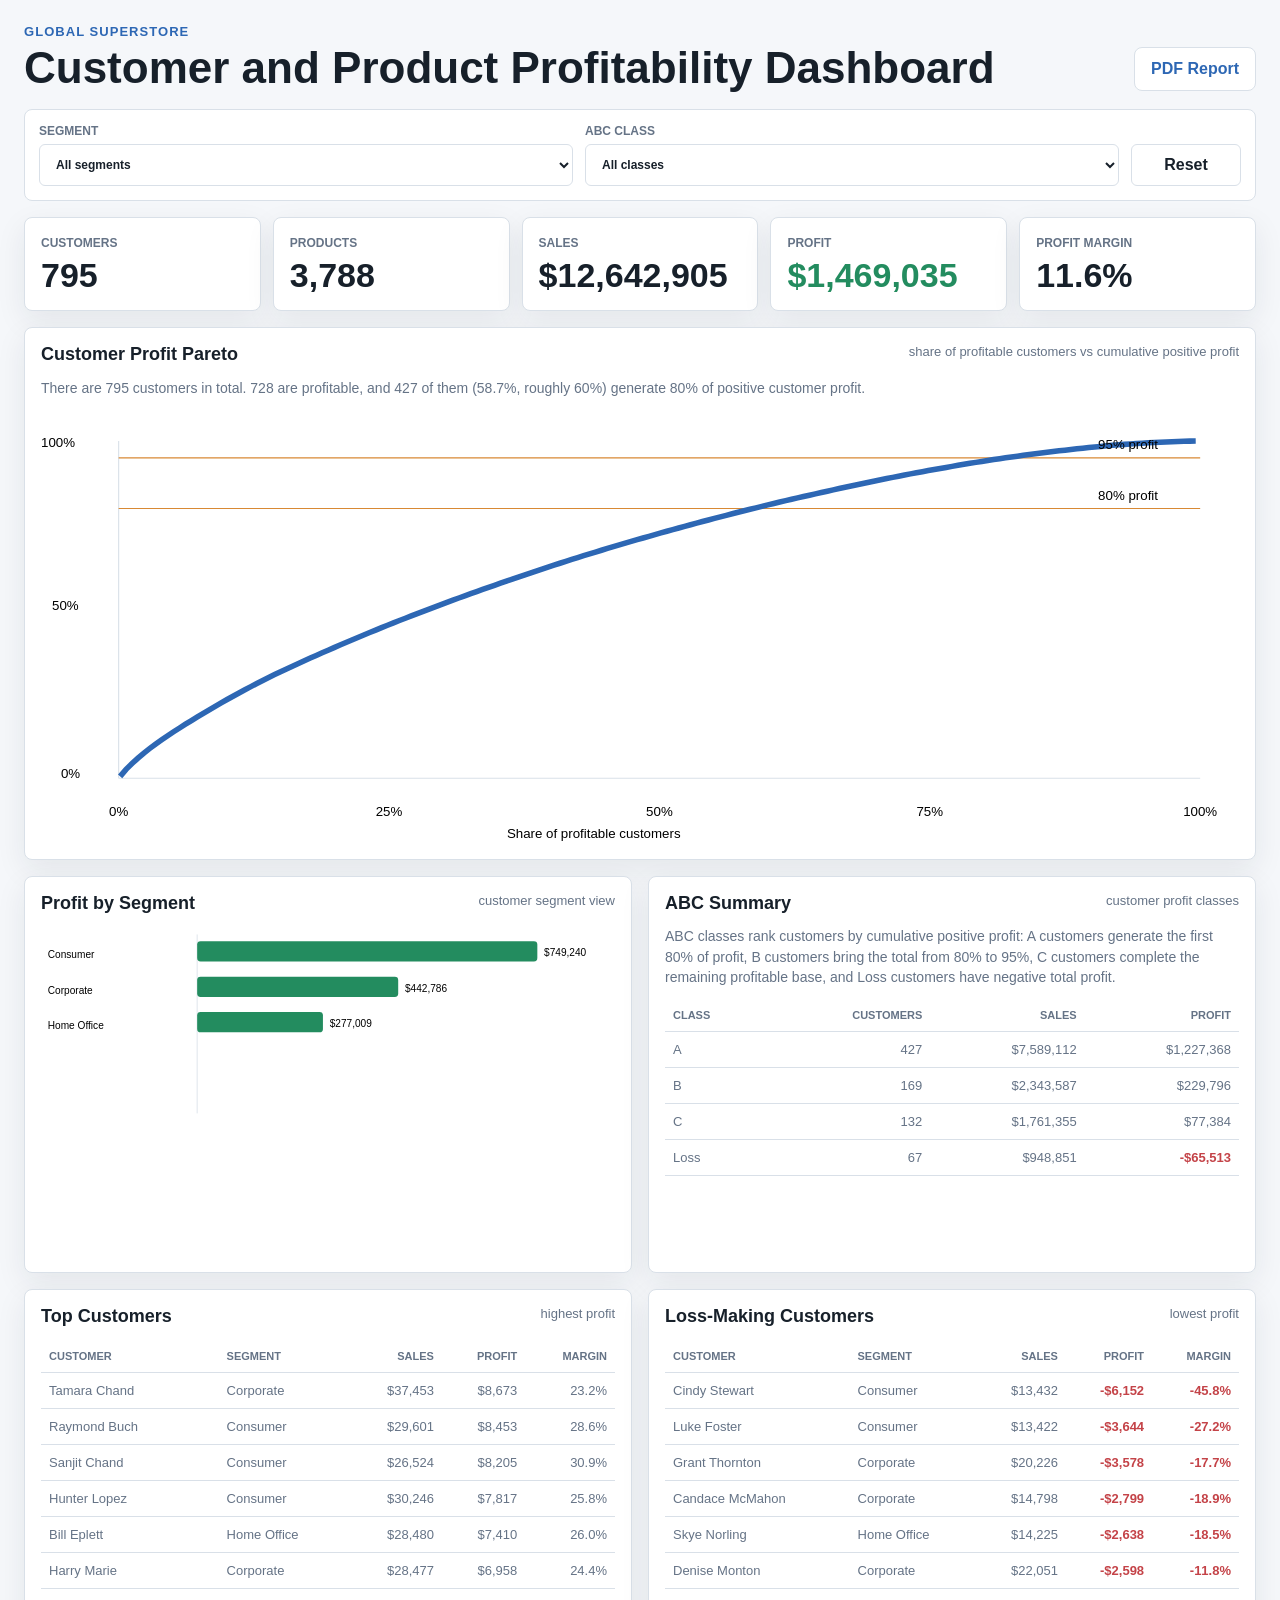
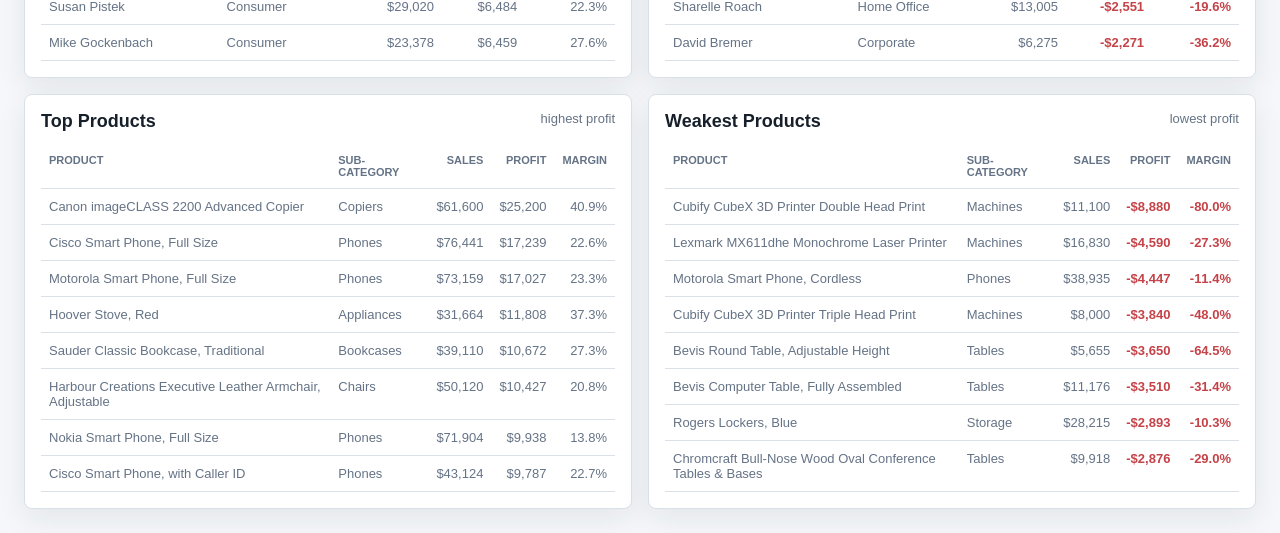
<file: customer_product_analysis/dashboard/index.html>
<!doctype html>
<html lang="en">
  <head>
    <meta charset="utf-8">
    <meta name="viewport" content="width=device-width, initial-scale=1">
    <title>Customer and Product Profitability Dashboard</title>
    <link rel="stylesheet" href="styles.css">
  </head>
  <body>
    <main class="app-shell">
      <header class="topbar">
        <div>
          <p class="eyebrow">Global SuperStore</p>
          <h1>Customer and Product Profitability Dashboard</h1>
        </div>
        <a class="report-link" href="../customer_product_profitability_report.pdf">PDF Report</a>
      </header>

      <section class="filters" aria-label="Dashboard filters">
        <label>
          Segment
          <select id="segmentFilter"></select>
        </label>
        <label>
          ABC Class
          <select id="abcFilter"></select>
        </label>
        <button type="button" id="resetFilters">Reset</button>
      </section>

      <section class="kpi-grid" aria-label="Key metrics">
        <article class="kpi">
          <span>Customers</span>
          <strong id="customersKpi">0</strong>
        </article>
        <article class="kpi">
          <span>Products</span>
          <strong id="productsKpi">0</strong>
        </article>
        <article class="kpi">
          <span>Sales</span>
          <strong id="salesKpi">$0</strong>
        </article>
        <article class="kpi">
          <span>Profit</span>
          <strong id="profitKpi">$0</strong>
        </article>
        <article class="kpi">
          <span>Profit Margin</span>
          <strong id="marginKpi">0.0%</strong>
        </article>
      </section>

      <section class="dashboard-grid">
        <article class="panel wide">
          <div class="panel-heading">
            <h2>Customer Profit Pareto</h2>
            <span>share of profitable customers vs cumulative positive profit</span>
          </div>
          <p class="panel-note" id="paretoExplanation"></p>
          <div id="paretoChart" class="chart chart-tall"></div>
        </article>

        <article class="panel">
          <div class="panel-heading">
            <h2>Profit by Segment</h2>
            <span>customer segment view</span>
          </div>
          <div id="segmentChart" class="chart"></div>
        </article>

        <article class="panel">
          <div class="panel-heading">
            <h2>ABC Summary</h2>
            <span>customer profit classes</span>
          </div>
          <p class="panel-note">
            ABC classes rank customers by cumulative positive profit: A customers generate the first 80% of profit,
            B customers bring the total from 80% to 95%, C customers complete the remaining profitable base,
            and Loss customers have negative total profit.
          </p>
          <div id="abcTable" class="table-wrap"></div>
        </article>

        <article class="panel">
          <div class="panel-heading">
            <h2>Top Customers</h2>
            <span>highest profit</span>
          </div>
          <div id="topCustomers" class="table-wrap"></div>
        </article>

        <article class="panel">
          <div class="panel-heading">
            <h2>Loss-Making Customers</h2>
            <span>lowest profit</span>
          </div>
          <div id="bottomCustomers" class="table-wrap"></div>
        </article>

        <article class="panel">
          <div class="panel-heading">
            <h2>Top Products</h2>
            <span>highest profit</span>
          </div>
          <div id="topProducts" class="table-wrap"></div>
        </article>

        <article class="panel">
          <div class="panel-heading">
            <h2>Weakest Products</h2>
            <span>lowest profit</span>
          </div>
          <div id="bottomProducts" class="table-wrap"></div>
        </article>
      </section>
    </main>

    <script src="data.js"></script>
    <script src="app.js"></script>
  </body>
</html>
</file>
<file: customer_product_analysis/dashboard/styles.css>
:root {
  --bg: #f5f7fa;
  --panel: #ffffff;
  --ink: #17202a;
  --muted: #657386;
  --line: #d9e0e8;
  --blue: #2d67b4;
  --green: #238c5f;
  --red: #c44348;
  --orange: #d88934;
  --shadow: 0 10px 30px rgba(31, 42, 55, 0.08);
}

* {
  box-sizing: border-box;
}

body {
  margin: 0;
  background: var(--bg);
  color: var(--ink);
  font-family: Arial, Helvetica, sans-serif;
}

.app-shell {
  width: min(1440px, 100%);
  margin: 0 auto;
  padding: 24px;
}

.topbar {
  display: flex;
  align-items: flex-end;
  justify-content: space-between;
  gap: 24px;
  margin-bottom: 18px;
}

.eyebrow {
  margin: 0 0 6px;
  color: var(--blue);
  font-size: 13px;
  font-weight: 700;
  letter-spacing: 0.08em;
  text-transform: uppercase;
}

h1,
h2 {
  margin: 0;
  letter-spacing: 0;
}

h1 {
  max-width: 980px;
  font-size: clamp(28px, 4vw, 44px);
  line-height: 1.05;
}

h2 {
  font-size: 18px;
  line-height: 1.2;
}

.report-link {
  padding: 12px 16px;
  border: 1px solid var(--line);
  border-radius: 8px;
  background: var(--panel);
  color: var(--blue);
  font-weight: 700;
  text-decoration: none;
}

.filters {
  display: grid;
  grid-template-columns: repeat(2, minmax(180px, 1fr)) 110px;
  gap: 12px;
  margin-bottom: 16px;
  padding: 14px;
  border: 1px solid var(--line);
  border-radius: 8px;
  background: var(--panel);
}

label {
  display: grid;
  gap: 6px;
  color: var(--muted);
  font-size: 12px;
  font-weight: 700;
  text-transform: uppercase;
}

select,
button {
  height: 42px;
  border: 1px solid var(--line);
  border-radius: 6px;
  background: #fff;
  color: var(--ink);
  font: inherit;
}

select {
  padding: 0 12px;
}

button {
  align-self: end;
  cursor: pointer;
  font-weight: 700;
}

button:hover {
  border-color: var(--blue);
  color: var(--blue);
}

.kpi-grid {
  display: grid;
  grid-template-columns: repeat(5, minmax(0, 1fr));
  gap: 12px;
  margin-bottom: 16px;
}

.kpi,
.panel {
  border: 1px solid var(--line);
  border-radius: 8px;
  background: var(--panel);
  box-shadow: var(--shadow);
}

.kpi {
  min-height: 94px;
  padding: 16px;
  display: grid;
  align-content: center;
  gap: 8px;
}

.kpi span {
  color: var(--muted);
  font-size: 12px;
  font-weight: 700;
  text-transform: uppercase;
}

.kpi strong {
  font-size: clamp(23px, 3vw, 34px);
  line-height: 1;
}

.dashboard-grid {
  display: grid;
  grid-template-columns: repeat(2, minmax(0, 1fr));
  gap: 16px;
}

.panel {
  min-width: 0;
  padding: 16px;
}

.panel.wide {
  grid-column: 1 / -1;
}

.panel-heading {
  display: flex;
  justify-content: space-between;
  gap: 16px;
  margin-bottom: 12px;
}

.panel-heading span {
  color: var(--muted);
  font-size: 13px;
  white-space: nowrap;
}

.panel-note {
  max-width: 980px;
  margin: 0 0 12px;
  color: var(--muted);
  font-size: 14px;
  line-height: 1.45;
}

.chart {
  width: 100%;
  min-height: 330px;
}

.chart-tall {
  min-height: 410px;
}

svg {
  display: block;
  width: 100%;
  height: auto;
}

.axis-label,
.chart-label,
.table-wrap {
  color: var(--muted);
  font-size: 12px;
}

.table-wrap {
  overflow-x: auto;
}

table {
  width: 100%;
  border-collapse: collapse;
  font-size: 13px;
}

th,
td {
  padding: 10px 8px;
  border-bottom: 1px solid var(--line);
  text-align: left;
  vertical-align: top;
}

th {
  color: var(--muted);
  font-size: 11px;
  text-transform: uppercase;
}

td.num,
th.num {
  text-align: right;
}

.negative {
  color: var(--red);
  font-weight: 700;
}

.positive {
  color: var(--green);
  font-weight: 700;
}

@media (max-width: 980px) {
  .filters,
  .kpi-grid,
  .dashboard-grid {
    grid-template-columns: 1fr;
  }

  .topbar,
  .panel-heading {
    align-items: flex-start;
    flex-direction: column;
  }

  .panel-heading span {
    white-space: normal;
  }
}

@media (max-width: 560px) {
  .app-shell {
    padding: 14px;
  }

  .chart,
  .chart-tall {
    min-height: 280px;
  }
}
</file>
